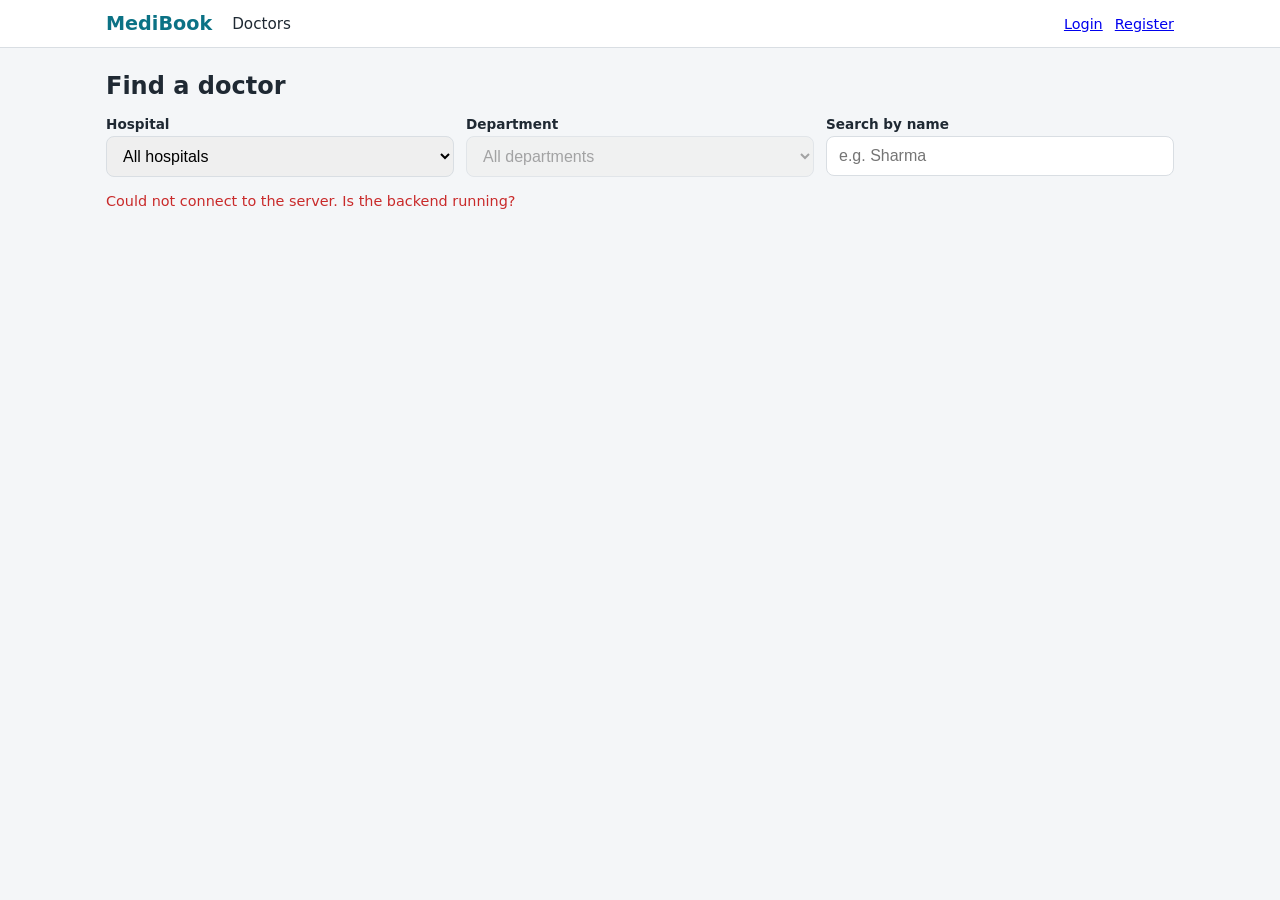
<file: frontend/index.html>
<!DOCTYPE html>
<html lang="en">
<head>
  <meta charset="UTF-8" />
  <meta name="viewport" content="width=device-width, initial-scale=1" />
  <title>Find a Doctor | MediBook</title>
  <link rel="stylesheet" href="css/style.css" />
</head>
<body>
  <!-- Filled by navbar.js -->
  <header id="navbar"></header>

  <main class="container">
    <h1>Find a doctor</h1>

    <div class="filters">
      <div>
        <label for="hospital">Hospital</label>
        <select id="hospital">
          <option value="">All hospitals</option>
        </select>
      </div>
      <div>
        <label for="department">Department</label>
        <!-- Disabled until a hospital is chosen -->
        <select id="department" disabled>
          <option value="">All departments</option>
        </select>
      </div>
      <div>
        <label for="search">Search by name</label>
        <input id="search" type="search" placeholder="e.g. Sharma" />
      </div>
    </div>

    <p id="status" class="status"></p>
    <div id="doctor-list" class="doctor-grid"></div>
  </main>

  <!-- Order matters: each file uses functions from the ones above it -->
  <script src="js/api.js"></script>
  <script src="js/auth.js"></script>
  <script src="js/navbar.js"></script>
  <script src="js/doctors.js"></script>
</body>
</html>
</file>
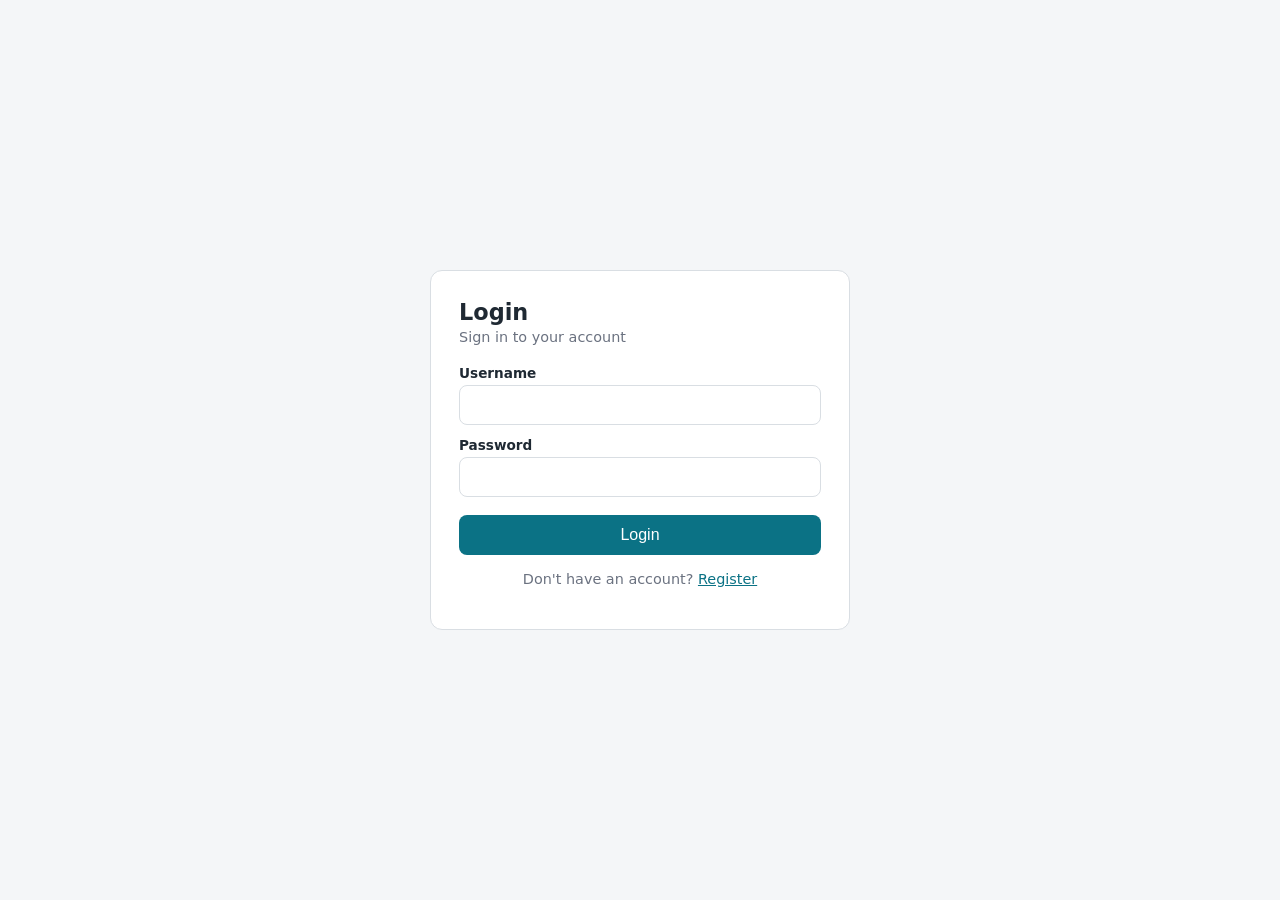
<file: frontend/admin-dashboard.html>
<!DOCTYPE html>
<html lang="en">
<head>
  <meta charset="UTF-8" />
  <meta name="viewport" content="width=device-width, initial-scale=1" />
  <title>Admin Dashboard | MediBook</title>
  <link rel="stylesheet" href="css/style.css" />
</head>
<body>
  <header id="navbar"></header>

  <main class="container">
    <h1>Admin dashboard</h1>

    <div class="list-toolbar">
      <div>
        <label for="from">From</label>
        <input id="from" type="date" />
      </div>
      <div>
        <label for="to">To</label>
        <input id="to" type="date" />
      </div>
      <button id="reset" class="link-btn" type="button">Reset</button>
    </div>
    <p class="hint">Leave both dates empty to see all-time numbers.</p>

    <p id="status" class="status"></p>
    <div id="content" hidden>
      <h2 class="section-title">Overview</h2>
      <div id="totals" class="stats"></div>

      <h2 class="section-title">Rates</h2>
      <div id="rates" class="stats"></div>

      <h2 class="section-title">Top doctors by appointments</h2>
      <div id="by-doctor" class="table-wrap"></div>

      <h2 class="section-title">Appointments by department</h2>
      <div id="by-department" class="table-wrap"></div>
    </div>
  </main>

  <!-- Order matters: each file uses functions from the ones above it -->
  <script src="js/api.js"></script>
  <script src="js/auth.js"></script>
  <script src="js/navbar.js"></script>
  <script src="js/admin.js"></script>
</body>
</html>
</file>
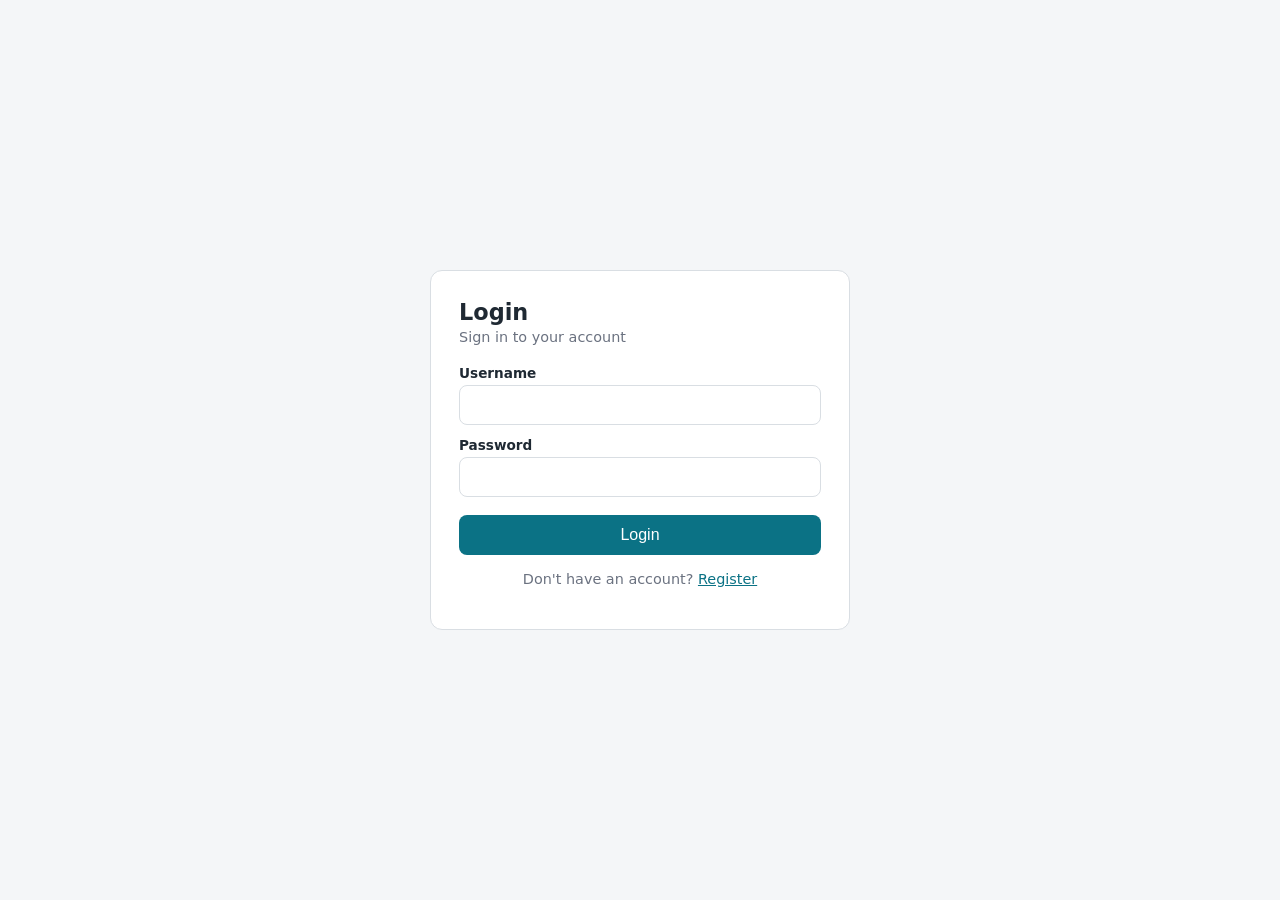
<file: frontend/book.html>
<!DOCTYPE html>
<html lang="en">
<head>
  <meta charset="UTF-8" />
  <meta name="viewport" content="width=device-width, initial-scale=1" />
  <title>Book Appointment | MediBook</title>
  <link rel="stylesheet" href="css/style.css" />
</head>
<body>
  <header id="navbar"></header>

  <main class="container">
    <a class="back-link" href="index.html">&larr; Back to doctors</a>

    <!-- Shown only if the doctor id is invalid or the doctor is not found -->
    <p id="page-error" class="msg error"></p>

    <div id="booking-page" hidden>
      <!-- Filled by booking.js -->
      <section id="doctor-info" class="panel"></section>

      <section class="panel">
        <h2>Choose a date and time</h2>

        <label for="date">Date</label>
        <input id="date" type="date" />

        <p id="slot-status" class="status"></p>
        <div id="slots" class="slot-grid"></div>

        <label for="reason">Reason for visit (optional)</label>
        <input id="reason" type="text" maxlength="255" placeholder="e.g. Chest pain, routine checkup" />

        <p id="summary" class="summary"></p>
        <button id="confirm" type="button" disabled>Confirm booking</button>
        <div id="msg" class="msg"></div>
      </section>
    </div>
  </main>

  <!-- Order matters: each file uses functions from the ones above it -->
  <script src="js/api.js"></script>
  <script src="js/auth.js"></script>
  <script src="js/navbar.js"></script>
  <script src="js/booking.js"></script>
</body>
</html>
</file>
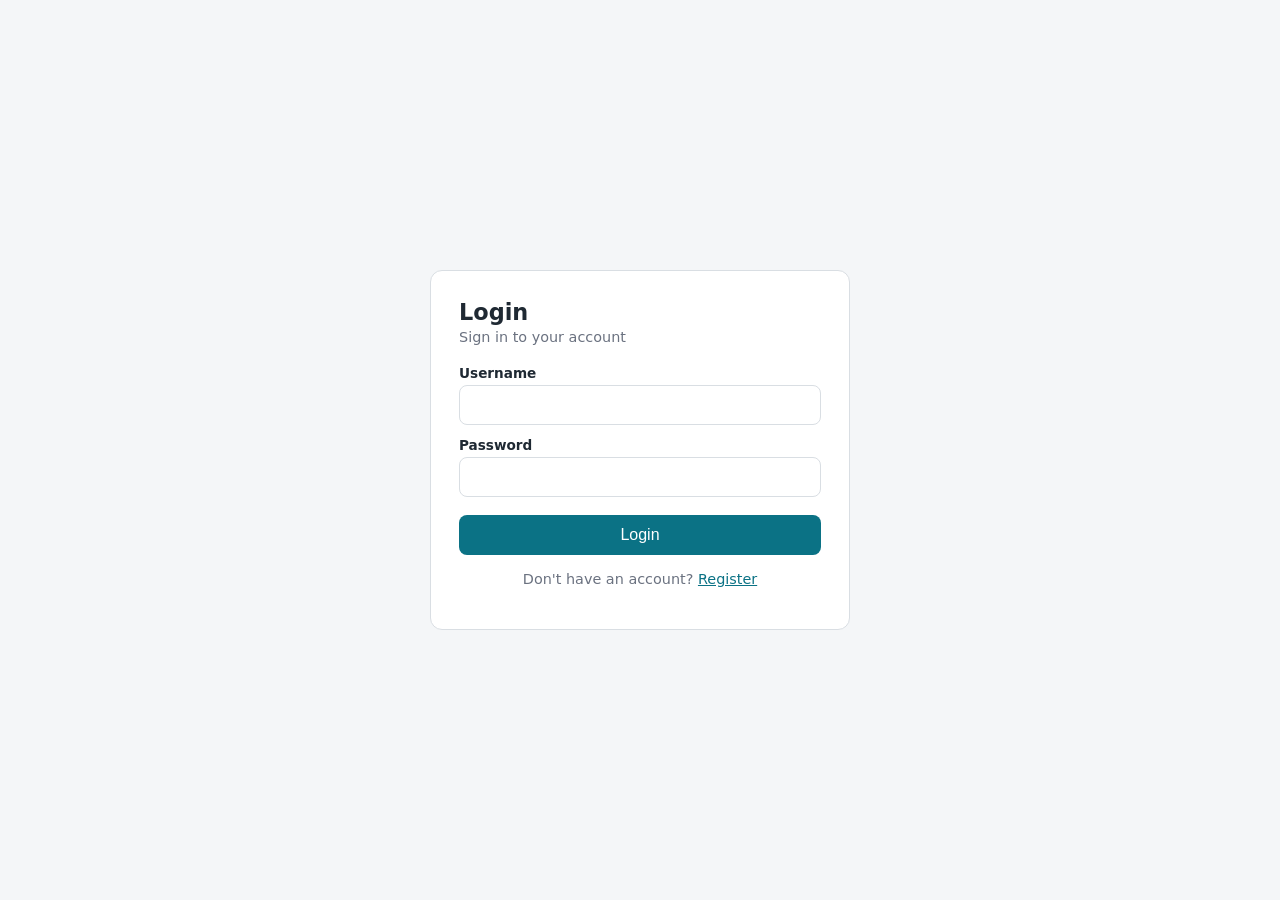
<file: frontend/doctor-dashboard.html>
<!DOCTYPE html>
<html lang="en">
<head>
  <meta charset="UTF-8" />
  <meta name="viewport" content="width=device-width, initial-scale=1" />
  <title>Doctor Dashboard | MediBook</title>
  <link rel="stylesheet" href="css/style.css" />
</head>
<body>
  <header id="navbar"></header>

  <main class="container">
    <h1>My schedule</h1>

    <div class="list-toolbar">
      <div>
        <label for="date">Date</label>
        <!-- Leave empty to see all dates -->
        <input id="date" type="date" />
      </div>
      <div>
        <label for="filter">Status</label>
        <select id="filter">
          <option value="">All statuses</option>
          <option value="booked">Booked</option>
          <option value="completed">Completed</option>
          <option value="no_show">No show</option>
          <option value="cancelled">Cancelled</option>
        </select>
      </div>
    </div>

    <div id="stats" class="stats"></div>
    <div id="msg" class="msg"></div>
    <p id="status" class="status"></p>
    <div id="appt-list" class="appt-list"></div>
  </main>

  <!-- Order matters: each file uses functions from the ones above it -->
  <script src="js/api.js"></script>
  <script src="js/auth.js"></script>
  <script src="js/navbar.js"></script>
  <script src="js/doctor.js"></script>
</body>
</html>
</file>
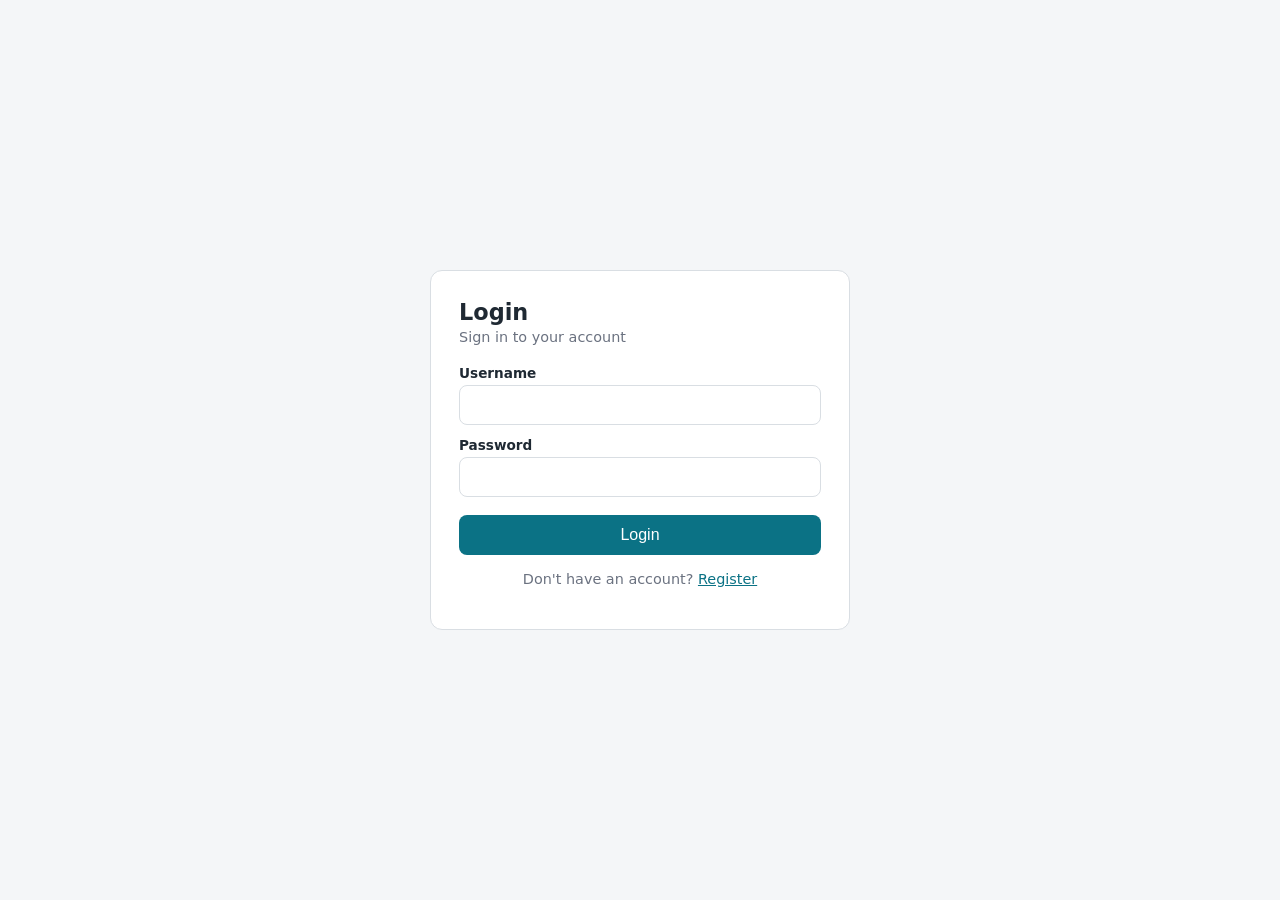
<file: frontend/login.html>
<!DOCTYPE html>
<html lang="en">
<head>
  <meta charset="UTF-8" />
  <meta name="viewport" content="width=device-width, initial-scale=1" />
  <title>Login | Hospital Appointments</title>
  <link rel="stylesheet" href="css/style.css" />
</head>
<body>
  <div class="auth-wrap">
    <div class="card">
      <h1>Login</h1>
      <p class="sub">Sign in to your account</p>

      <form id="login-form">
        <label for="username">Username</label>
        <input id="username" type="text" required autocomplete="username" />

        <label for="password">Password</label>
        <input id="password" type="password" required autocomplete="current-password" />

        <button type="submit">Login</button>
        <div id="msg" class="msg"></div>
      </form>

      <p class="switch">Don't have an account? <a href="register.html">Register</a></p>
    </div>
  </div>

  <!-- Order matters: api.js first, auth.js uses its functions -->
  <script src="js/api.js"></script>
  <script src="js/auth.js"></script>
</body>
</html>
</file>
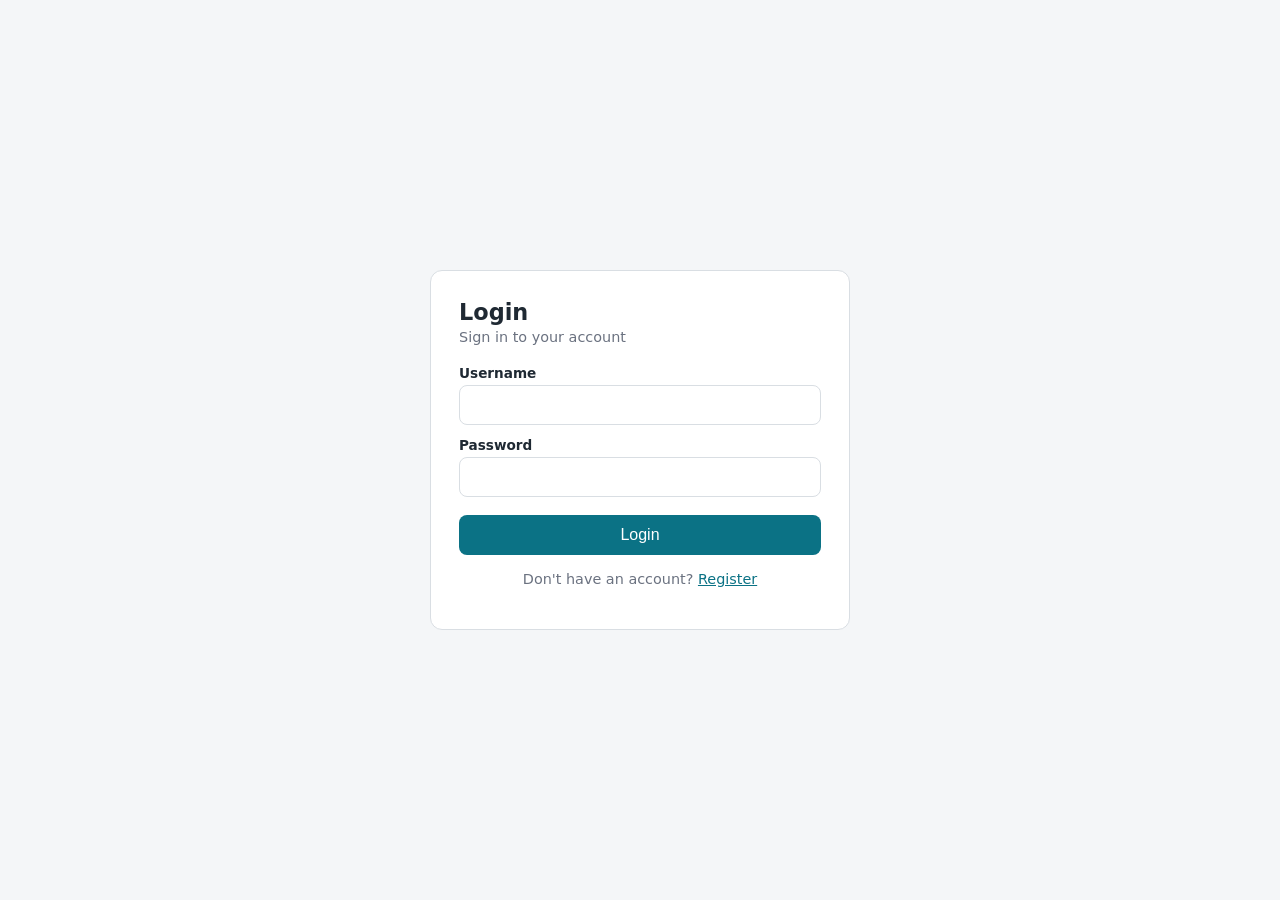
<file: frontend/my-appointments.html>
<!DOCTYPE html>
<html lang="en">
<head>
  <meta charset="UTF-8" />
  <meta name="viewport" content="width=device-width, initial-scale=1" />
  <title>My Appointments | MediBook</title>
  <link rel="stylesheet" href="css/style.css" />
</head>
<body>
  <header id="navbar"></header>

  <main class="container">
    <h1>My appointments</h1>

    <div class="list-toolbar">
      <div>
        <label for="filter">Show</label>
        <select id="filter">
          <option value="upcoming">Upcoming</option>
          <option value="all">All</option>
          <option value="booked">Booked</option>
          <option value="completed">Completed</option>
          <option value="cancelled">Cancelled</option>
          <option value="no_show">No show</option>
        </select>
      </div>
    </div>

    <div id="msg" class="msg"></div>
    <p id="status" class="status"></p>
    <div id="appt-list" class="appt-list"></div>
  </main>

  <!-- Order matters: each file uses functions from the ones above it -->
  <script src="js/api.js"></script>
  <script src="js/auth.js"></script>
  <script src="js/navbar.js"></script>
  <script src="js/appointments.js"></script>
</body>
</html>
</file>
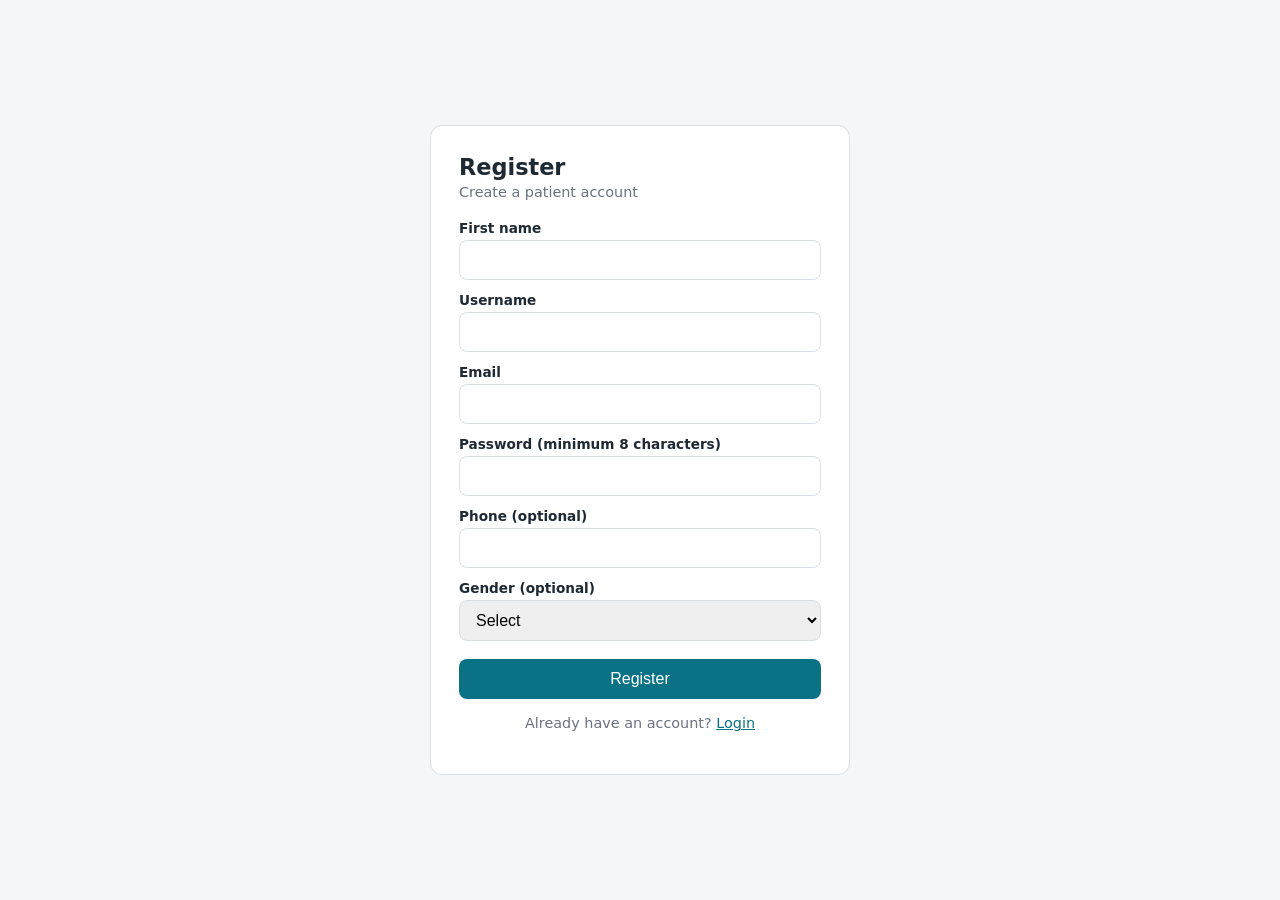
<file: frontend/register.html>
<!DOCTYPE html>
<html lang="en">
<head>
  <meta charset="UTF-8" />
  <meta name="viewport" content="width=device-width, initial-scale=1" />
  <title>Register | Hospital Appointments</title>
  <link rel="stylesheet" href="css/style.css" />
</head>
<body>
  <div class="auth-wrap">
    <div class="card">
      <h1>Register</h1>
      <p class="sub">Create a patient account</p>

      <form id="register-form">
        <label for="first_name">First name</label>
        <input id="first_name" type="text" required />

        <label for="username">Username</label>
        <input id="username" type="text" required autocomplete="username" />

        <label for="email">Email</label>
        <input id="email" type="email" required />

        <label for="password">Password (minimum 8 characters)</label>
        <input id="password" type="password" required minlength="8" autocomplete="new-password" />

        <label for="phone">Phone (optional)</label>
        <input id="phone" type="tel" maxlength="15" />

        <label for="gender">Gender (optional)</label>
        <select id="gender">
          <option value="">Select</option>
          <option value="M">Male</option>
          <option value="F">Female</option>
          <option value="O">Other</option>
        </select>

        <button type="submit">Register</button>
        <div id="msg" class="msg"></div>
      </form>

      <p class="switch">Already have an account? <a href="login.html">Login</a></p>
    </div>
  </div>

  <script src="js/api.js"></script>
  <script src="js/auth.js"></script>
</body>
</html>
</file>
<file: frontend/css/style.css>
/* Colors live in one place. Change the theme by editing only these variables. */
:root {
  --bg: #f4f6f8;
  --card: #ffffff;
  --text: #1f2933;
  --muted: #6b7280;
  --primary: #0b7285;
  --primary-dark: #095c6b;
  --danger: #c92a2a;
  --success: #2b8a3e;
  --border: #d9dee3;
}

* { box-sizing: border-box; }

body {
  margin: 0;
  font-family: system-ui, -apple-system, "Segoe UI", Roboto, sans-serif;
  background: var(--bg);
  color: var(--text);
}

/* Centered card used by the login and register pages */
.auth-wrap {
  min-height: 100vh;
  display: flex;
  align-items: center;
  justify-content: center;
  padding: 16px;
}
.card {
  background: var(--card);
  border: 1px solid var(--border);
  border-radius: 12px;
  padding: 28px;
  width: 100%;
  max-width: 420px;
}
.card h1 { margin: 0 0 4px; font-size: 1.4rem; }
.card .sub { margin: 0 0 20px; color: var(--muted); font-size: 0.9rem; }

label { display: block; margin: 12px 0 4px; font-size: 0.85rem; font-weight: 600; }
input, select {
  width: 100%;
  padding: 10px 12px;
  border: 1px solid var(--border);
  border-radius: 8px;
  font-size: 1rem;
}
input:focus, select:focus { outline: 2px solid var(--primary); border-color: transparent; }

button {
  width: 100%;
  margin-top: 18px;
  padding: 11px;
  border: 0;
  border-radius: 8px;
  background: var(--primary);
  color: #fff;
  font-size: 1rem;
  cursor: pointer;
}
button:hover { background: var(--primary-dark); }
button:disabled { opacity: 0.6; cursor: not-allowed; }

/* Error / success message. pre-line keeps line breaks for multi-field errors. */
.msg { margin-top: 14px; font-size: 0.9rem; white-space: pre-line; }
.msg.error { color: var(--danger); }
.msg.success { color: var(--success); }

.switch { margin-top: 16px; font-size: 0.9rem; text-align: center; color: var(--muted); }
.switch a { color: var(--primary); }


/* ---------- Navbar ---------- */
.navbar { background: var(--card); border-bottom: 1px solid var(--border); }
.navbar-inner {
  max-width: 1100px;
  margin: 0 auto;
  padding: 12px 16px;
  display: flex;
  align-items: center;
  gap: 20px;
  flex-wrap: wrap;
}
.brand { font-weight: 700; font-size: 1.2rem; color: var(--primary); text-decoration: none; }
.nav-links { display: flex; gap: 16px; flex: 1; }
.nav-links a { color: var(--text); text-decoration: none; font-size: 0.95rem; }
.nav-links a:hover { color: var(--primary); }
.nav-user { display: flex; align-items: center; gap: 12px; font-size: 0.9rem; color: var(--muted); }

/* Small button used inside the navbar (overrides the full-width form button) */
.link-btn {
  width: auto;
  margin: 0;
  padding: 6px 12px;
  font-size: 0.85rem;
  background: transparent;
  color: var(--primary);
  border: 1px solid var(--primary);
}
.link-btn:hover { background: var(--primary); color: #fff; }

/* ---------- Page layout ---------- */
.container { max-width: 1100px; margin: 0 auto; padding: 24px 16px; }
.container h1 { margin: 0 0 16px; font-size: 1.5rem; }

/* ---------- Filters ---------- */
.filters { display: flex; gap: 12px; flex-wrap: wrap; margin-bottom: 16px; }
.filters > div { flex: 1; min-width: 180px; }
.filters label { margin-top: 0; }
.status { color: var(--muted); font-size: 0.9rem; min-height: 1.2em; margin: 0 0 12px; }
.status.error { color: var(--danger); }

/* ---------- Doctor cards ---------- */
.doctor-grid {
  display: grid;
  grid-template-columns: repeat(auto-fill, minmax(260px, 1fr));
  gap: 16px;
}
.doctor-card {
  background: var(--card);
  border: 1px solid var(--border);
  border-radius: 12px;
  padding: 18px;
  display: flex;
  flex-direction: column;
}
.doctor-card h3 { margin: 0 0 4px; font-size: 1.1rem; }
.doc-meta { margin: 0 0 8px; color: var(--primary); font-size: 0.9rem; font-weight: 600; }
.doc-detail { margin: 0 0 4px; font-size: 0.9rem; color: var(--muted); }
.doc-fee { margin: 8px 0 14px; font-weight: 600; }

/* Link styled as a button */
.btn {
  display: inline-block;
  margin-top: auto;
  padding: 10px 14px;
  background: var(--primary);
  color: #fff;
  text-align: center;
  text-decoration: none;
  border-radius: 8px;
  font-size: 0.95rem;
}
.btn:hover { background: var(--primary-dark); }

/* ---------- Booking page ---------- */
.back-link { display: inline-block; margin-bottom: 12px; color: var(--primary); text-decoration: none; font-size: 0.9rem; }
.panel {
  background: var(--card);
  border: 1px solid var(--border);
  border-radius: 12px;
  padding: 20px;
  margin-bottom: 16px;
}
.panel h2 { margin: 0 0 12px; font-size: 1.1rem; }
.panel h1 { margin: 0 0 4px; }
.schedule-list { margin: 8px 0 0; padding-left: 18px; color: var(--muted); font-size: 0.9rem; }

/* Slot buttons override the full-width form button style */
.slot-grid { display: flex; flex-wrap: wrap; gap: 8px; margin: 8px 0 16px; }
.slot-btn {
  width: auto;
  margin: 0;
  padding: 8px 14px;
  background: var(--card);
  color: var(--text);
  border: 1px solid var(--border);
  font-size: 0.95rem;
}
.slot-btn:hover { background: #e6f4f6; }
.slot-btn.selected { background: var(--primary); color: #fff; border-color: var(--primary); }

.summary { min-height: 1.4em; font-weight: 600; margin: 8px 0 0; }

/* ---------- My appointments ---------- */
.list-toolbar { display: flex; align-items: flex-end; gap: 12px; margin-bottom: 12px; }
.list-toolbar > div { width: 220px; max-width: 100%; }
.list-toolbar label { margin-top: 0; }

.appt-list { display: grid; gap: 12px; }
.appt-card {
  background: var(--card);
  border: 1px solid var(--border);
  border-radius: 12px;
  padding: 16px 18px;
}
.appt-head { display: flex; justify-content: space-between; align-items: center; gap: 12px; }
.appt-head h3 { margin: 0; font-size: 1.05rem; }
.appt-when { margin: 8px 0 2px; font-weight: 600; }
.appt-actions { margin-top: 12px; }

/* Status badges */
.badge { padding: 3px 10px; border-radius: 999px; font-size: 0.8rem; font-weight: 600; white-space: nowrap; }
.badge.booked    { background: #e6f4f6; color: var(--primary-dark); }
.badge.completed { background: #e6f6ea; color: var(--success); }
.badge.cancelled { background: #f1f3f5; color: var(--muted); }
.badge.no_show   { background: #fdecec; color: var(--danger); }

/* Small danger button (overrides the full-width form button) */
.btn-danger {
  width: auto;
  margin: 0;
  padding: 7px 14px;
  font-size: 0.9rem;
  background: transparent;
  color: var(--danger);
  border: 1px solid var(--danger);
}
.btn-danger:hover { background: var(--danger); color: #fff; }

/* ---------- Doctor dashboard ---------- */
.stats { display: flex; gap: 12px; flex-wrap: wrap; margin-bottom: 16px; }
.stat {
  background: var(--card);
  border: 1px solid var(--border);
  border-radius: 12px;
  padding: 12px 18px;
  min-width: 120px;
}
.stat strong { display: block; font-size: 1.5rem; }
.stat span { color: var(--muted); font-size: 0.85rem; }

.appt-actions { display: flex; gap: 8px; flex-wrap: wrap; align-items: center; }
.hint { color: var(--muted); font-size: 0.85rem; }

/* Small green button (overrides the full-width form button) */
.btn-ok {
  width: auto;
  margin: 0;
  padding: 7px 14px;
  font-size: 0.9rem;
  background: transparent;
  color: var(--success);
  border: 1px solid var(--success);
}
.btn-ok:hover { background: var(--success); color: #fff; }

/* ---------- Admin dashboard ---------- */
.section-title { margin: 24px 0 10px; font-size: 1.1rem; }
.stat.highlight strong { color: var(--primary); }

.table-wrap {
  background: var(--card);
  border: 1px solid var(--border);
  border-radius: 12px;
  overflow-x: auto; /* wide tables scroll sideways on small screens */
}
.data-table { width: 100%; border-collapse: collapse; font-size: 0.9rem; }
.data-table th, .data-table td { padding: 10px 14px; text-align: left; border-bottom: 1px solid var(--border); }
.data-table th { background: var(--bg); font-weight: 600; white-space: nowrap; }
.data-table tr:last-child td { border-bottom: 0; }
.data-table .num { text-align: right; }

/* Pure CSS bar chart (no chart library needed) */
.bar-row { display: flex; align-items: center; gap: 12px; padding: 8px 14px; border-bottom: 1px solid var(--border); }
.bar-row:last-child { border-bottom: 0; }
.bar-label { width: 160px; flex-shrink: 0; font-size: 0.9rem; }
.bar-track { flex: 1; background: var(--bg); border-radius: 6px; height: 14px; overflow: hidden; }
.bar-fill
</file>
